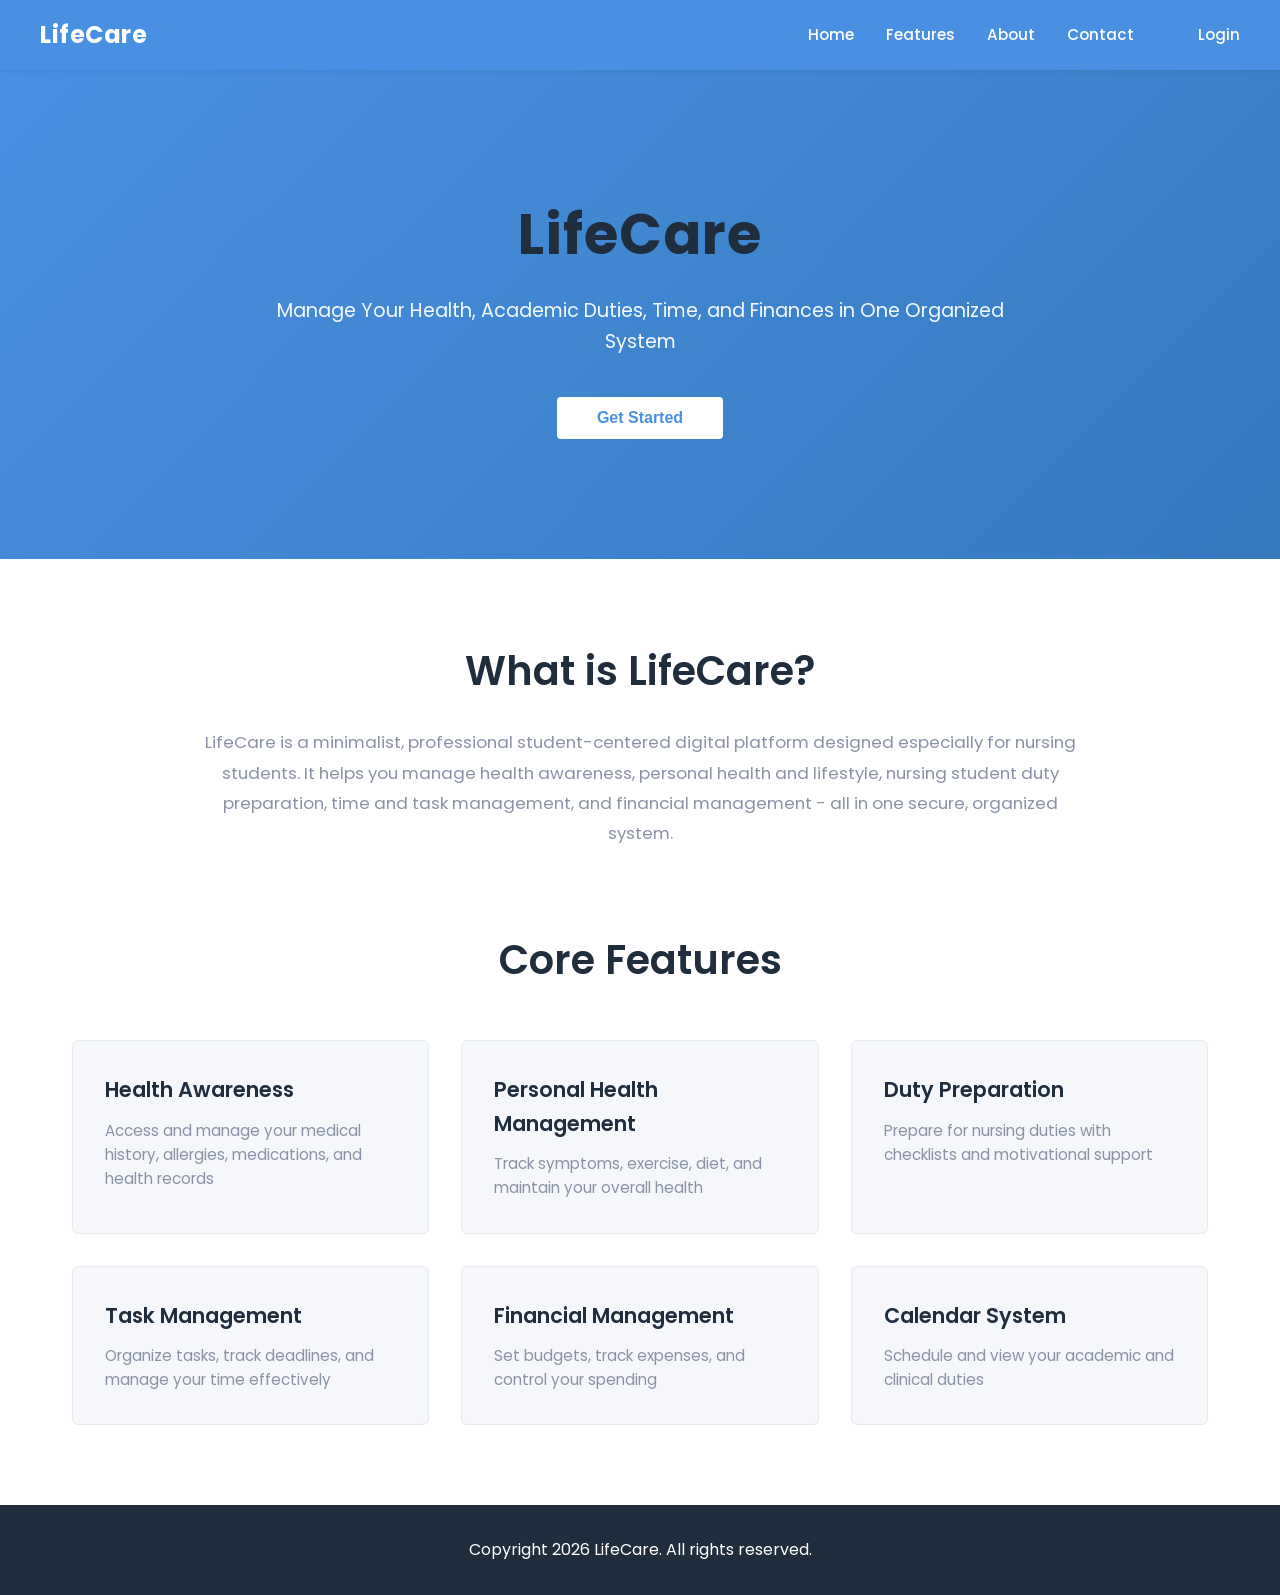
<file: index.html>
<!DOCTYPE html>
<html lang="en">
<head>
    <meta charset="UTF-8">
    <meta name="viewport" content="width=device-width, initial-scale=1.0">
    <title>LifeCare - Student Health & Academic Management</title>
    <link rel="stylesheet" href="css/style.css">
    <link href="https://fonts.googleapis.com/css2?family=Poppins:wght@300;400;500;600;700&display=swap" rel="stylesheet">
</head>
<body>
    <nav class="navbar">
        <div class="navbar-container">
            <div class="logo">LifeCare</div>
            <div class="nav-links">
                <a href="index.html">Home</a>
                <a href="pages/features.html">Features</a>
                <a href="pages/about.html">About</a>
                <a href="pages/contact.html">Contact</a>
                <span id="user-info"></span>
                <button id="logout-btn" class="logout-btn" onclick="logout()" style="display: none;">Logout</button>
                <a href="pages/login.html" id="login-link">Login</a>
            </div>
        </div>
    </nav>

    <section class="hero">
        <div class="hero-content">
            <h1>LifeCare</h1>
            <p>Manage Your Health, Academic Duties, Time, and Finances in One Organized System</p>
            <button class="btn-primary" onclick="window.location.href='pages/login.html'">Get Started</button>
        </div>
    </section>

    <section class="intro-section">
        <h2>What is LifeCare?</h2>
        <p>LifeCare is a minimalist, professional student-centered digital platform designed especially for nursing students. It helps you manage health awareness, personal health and lifestyle, nursing student duty preparation, time and task management, and financial management - all in one secure, organized system.</p>
    </section>

    <section class="features-grid-intro">
        <h2>Core Features</h2>
        <div class="features-grid">
            <div class="feature-card">
                <h3>Health Awareness</h3>
                <p>Access and manage your medical history, allergies, medications, and health records</p>
            </div>
            <div class="feature-card">
                <h3>Personal Health Management</h3>
                <p>Track symptoms, exercise, diet, and maintain your overall health</p>
            </div>
            <div class="feature-card">
                <h3>Duty Preparation</h3>
                <p>Prepare for nursing duties with checklists and motivational support</p>
            </div>
            <div class="feature-card">
                <h3>Task Management</h3>
                <p>Organize tasks, track deadlines, and manage your time effectively</p>
            </div>
            <div class="feature-card">
                <h3>Financial Management</h3>
                <p>Set budgets, track expenses, and control your spending</p>
            </div>
            <div class="feature-card">
                <h3>Calendar System</h3>
                <p>Schedule and view your academic and clinical duties</p>
            </div>
        </div>
    </section>

    <footer class="footer">
        <p>Copyright 2026 LifeCare. All rights reserved.</p>
    </footer>

    <script src="js/auth.js"></script>
    <script src="js/main.js"></script>
</body>
</html>
</file>
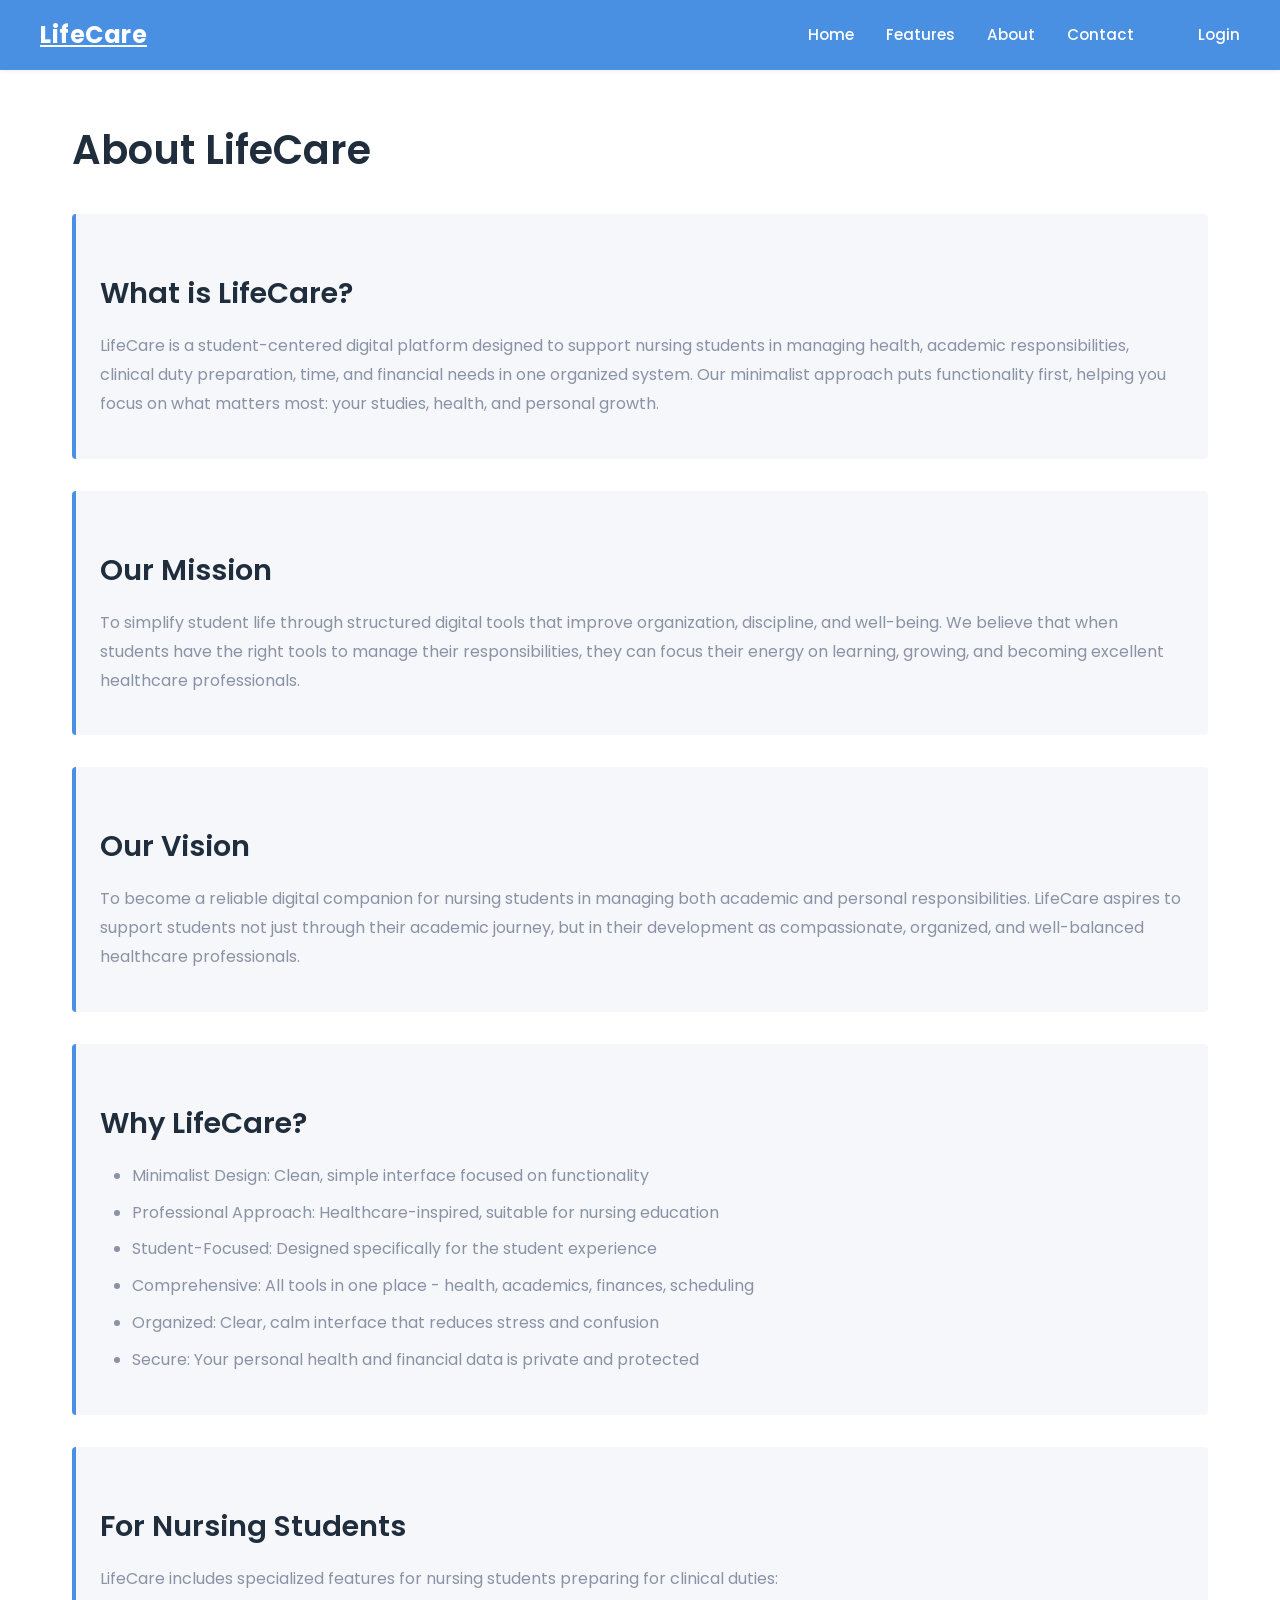
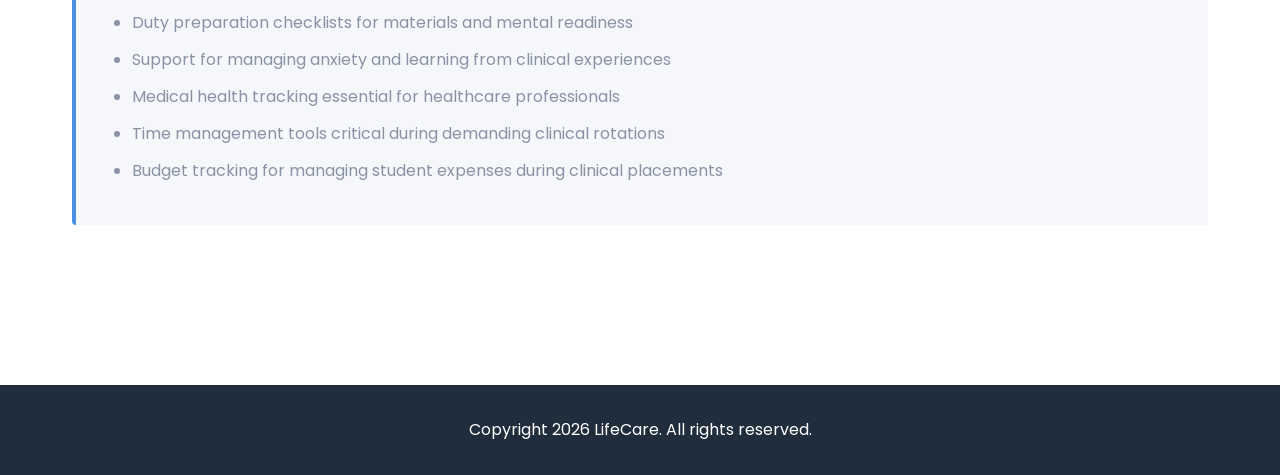
<file: pages/about.html>
<!DOCTYPE html>
<html lang="en">
<head>
    <meta charset="UTF-8">
    <meta name="viewport" content="width=device-width, initial-scale=1.0">
    <title>About - LifeCare</title>
    <link rel="stylesheet" href="../css/style.css">
    <link href="https://fonts.googleapis.com/css2?family=Poppins:wght@300;400;500;600;700&display=swap" rel="stylesheet">
</head>
<body>
    <nav class="navbar">
        <div class="navbar-container">
            <a href="../index.html" class="logo">LifeCare</a>
            <div class="nav-links">
                <a href="../index.html">Home</a>
                <a href="features.html">Features</a>
                <a href="about.html">About</a>
                <a href="contact.html">Contact</a>
                <span id="user-info"></span>
                <button id="logout-btn" class="logout-btn" onclick="logout()" style="display: none;">Logout</button>
                <a href="login.html" id="login-link">Login</a>
            </div>
        </div>
    </nav>

    <div class="pages-content">
        <h1>About LifeCare</h1>

        <div class="info-box">
            <h2>What is LifeCare?</h2>
            <p>LifeCare is a student-centered digital platform designed to support nursing students in managing health, academic responsibilities, clinical duty preparation, time, and financial needs in one organized system. Our minimalist approach puts functionality first, helping you focus on what matters most: your studies, health, and personal growth.</p>
        </div>

        <div class="info-box">
            <h2>Our Mission</h2>
            <p>To simplify student life through structured digital tools that improve organization, discipline, and well-being. We believe that when students have the right tools to manage their responsibilities, they can focus their energy on learning, growing, and becoming excellent healthcare professionals.</p>
        </div>

        <div class="info-box">
            <h2>Our Vision</h2>
            <p>To become a reliable digital companion for nursing students in managing both academic and personal responsibilities. LifeCare aspires to support students not just through their academic journey, but in their development as compassionate, organized, and well-balanced healthcare professionals.</p>
        </div>

        <div class="info-box">
            <h2>Why LifeCare?</h2>
            <ul>
                <li>Minimalist Design: Clean, simple interface focused on functionality</li>
                <li>Professional Approach: Healthcare-inspired, suitable for nursing education</li>
                <li>Student-Focused: Designed specifically for the student experience</li>
                <li>Comprehensive: All tools in one place - health, academics, finances, scheduling</li>
                <li>Organized: Clear, calm interface that reduces stress and confusion</li>
                <li>Secure: Your personal health and financial data is private and protected</li>
            </ul>
        </div>

        <div class="info-box">
            <h2>For Nursing Students</h2>
            <p>LifeCare includes specialized features for nursing students preparing for clinical duties:</p>
            <ul>
                <li>Duty preparation checklists for materials and mental readiness</li>
                <li>Support for managing anxiety and learning from clinical experiences</li>
                <li>Medical health tracking essential for healthcare professionals</li>
                <li>Time management tools critical during demanding clinical rotations</li>
                <li>Budget tracking for managing student expenses during clinical placements</li>
            </ul>
        </div>
    </div>

    <footer class="footer">
        <p>Copyright 2026 LifeCare. All rights reserved.</p>
    </footer>

    <script src="../js/auth.js"></script>
    <script src="../js/main.js"></script>
</body>
</html>
</file>
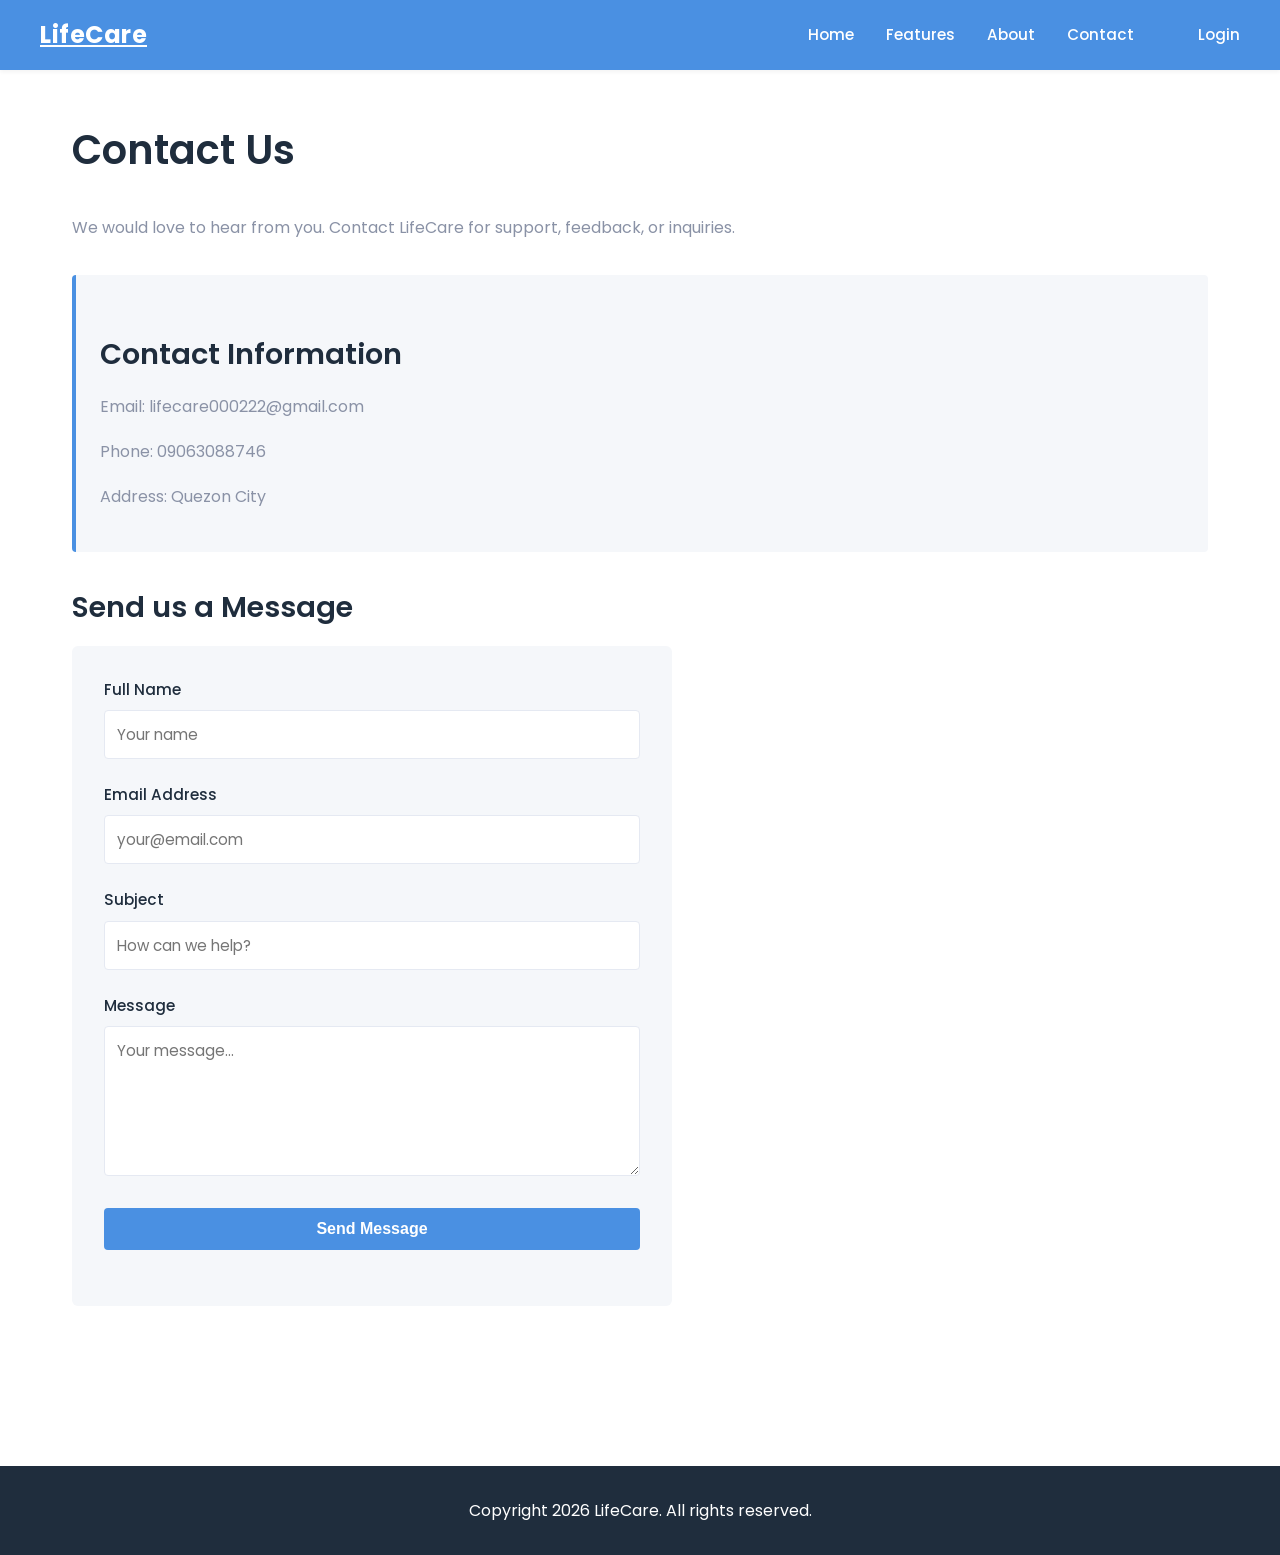
<file: pages/contact.html>
<!DOCTYPE html>
<html lang="en">
<head>
    <meta charset="UTF-8">
    <meta name="viewport" content="width=device-width, initial-scale=1.0">
    <title>Contact - LifeCare</title>
    <link rel="stylesheet" href="../css/style.css">
    <link href="https://fonts.googleapis.com/css2?family=Poppins:wght@300;400;500;600;700&display=swap" rel="stylesheet">
</head>
<body>
    <nav class="navbar">
        <div class="navbar-container">
            <a href="../index.html" class="logo">LifeCare</a>
            <div class="nav-links">
                <a href="../index.html">Home</a>
                <a href="features.html">Features</a>
                <a href="about.html">About</a>
                <a href="contact.html">Contact</a>
                <span id="user-info"></span>
                <button id="logout-btn" class="logout-btn" onclick="logout()" style="display: none;">Logout</button>
                <a href="login.html" id="login-link">Login</a>
            </div>
        </div>
    </nav>

    <div class="pages-content">
        <h1>Contact Us</h1>
        <p>We would love to hear from you. Contact LifeCare for support, feedback, or inquiries.</p>

        <div class="info-box">
            <h2>Contact Information</h2>
            <p>Email: lifecare000222@gmail.com</p>
            <p>Phone: 09063088746</p>
            <p>Address: Quezon City</p>
        </div>

        <h2>Send us a Message</h2>
        <form class="contact-form" onsubmit="submitContactForm(event)">
            <div class="form-group">
                <label>Full Name</label>
                <input type="text" id="contact-name" placeholder="Your name" required>
            </div>
            <div class="form-group">
                <label>Email Address</label>
                <input type="email" id="contact-email" placeholder="your@email.com" required>
            </div>
            <div class="form-group">
                <label>Subject</label>
                <input type="text" id="contact-subject" placeholder="How can we help?" required>
            </div>
            <div class="form-group">
                <label>Message</label>
                <textarea id="contact-message" placeholder="Your message..." required style="min-height: 150px;"></textarea>
            </div>
            <div class="form-group">
                <button type="submit" class="btn-primary">Send Message</button>
            </div>
        </form>
    </div>

    <footer class="footer">
        <p>Copyright 2026 LifeCare. All rights reserved.</p>
    </footer>

    <script src="../js/auth.js"></script>
    <script src="../js/main.js"></script>
    <script>
        function submitContactForm(event) {
            event.preventDefault();
            alert('Thank you for your message. We will get back to you soon.');
            document.querySelector('.contact-form').reset();
        }
    </script>
</body>
</html>
</file>
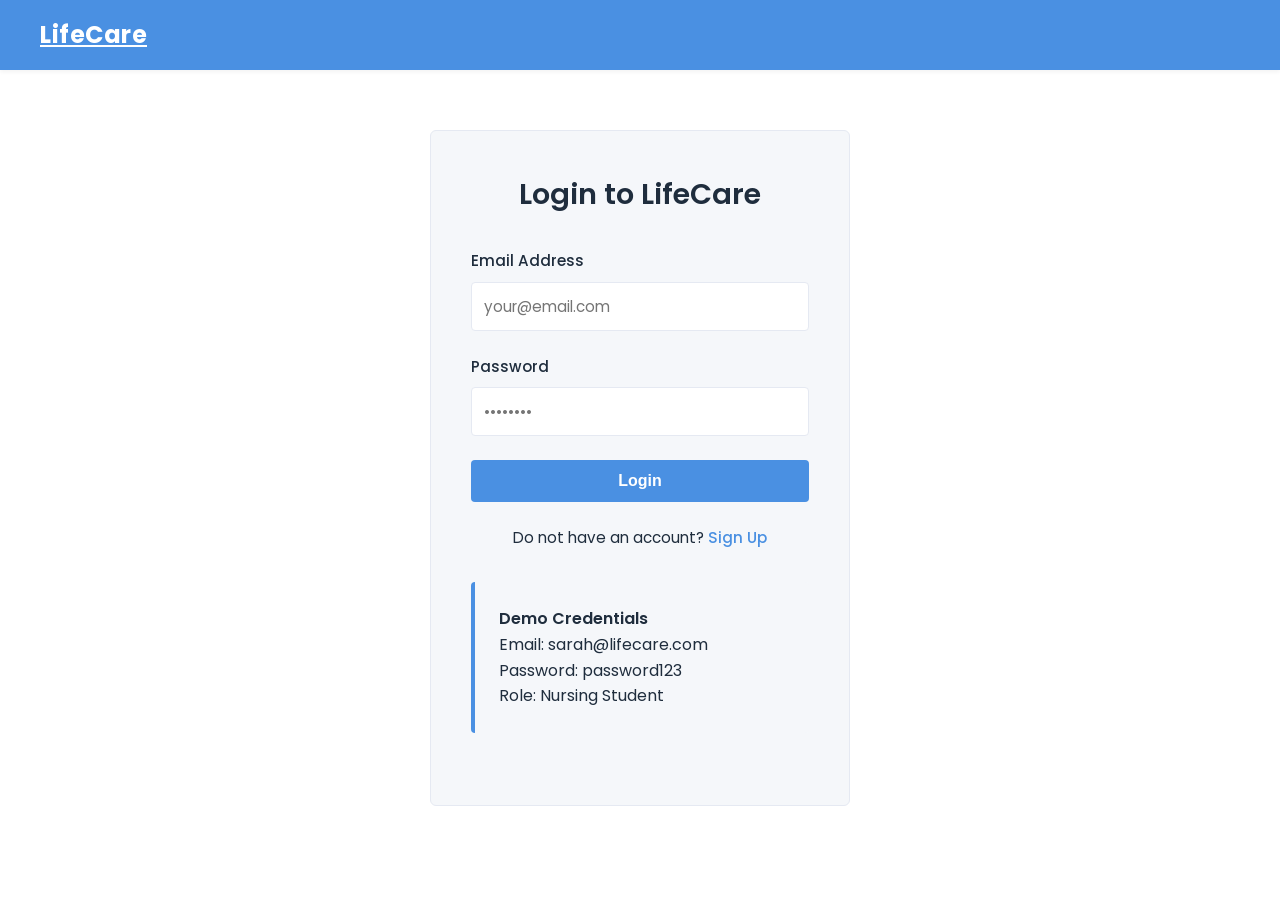
<file: pages/dashboard.html>
<!DOCTYPE html>
<html lang="en">
<head>
    <meta charset="UTF-8">
    <meta name="viewport" content="width=device-width, initial-scale=1.0">
    <title>Dashboard - LifeCare</title>
    <link rel="stylesheet" href="../css/style.css">
    <link href="https://fonts.googleapis.com/css2?family=Poppins:wght@300;400;500;600;700&display=swap" rel="stylesheet">
</head>
<body>
    <nav class="navbar">
        <div class="navbar-container">
            <div class="logo">LifeCare Dashboard</div>
            <div class="nav-links">
                <a href="../index.html">Home</a>
                <span id="user-display"></span>
                <button class="logout-btn" onclick="logout()">Logout</button>
            </div>
        </div>
    </nav>

    <div class="dashboard-container">
        <div class="sidebar">
            <div class="sidebar-item active" id="dashboard-link" onclick="showSection('dashboard'); setActiveSidebar('dashboard-link');">Dashboard</div>
            <div class="sidebar-item" id="health-link" onclick="showSection('health'); setActiveSidebar('health-link');">Health</div>
            <div class="sidebar-item" id="tasks-link" onclick="showSection('tasks'); setActiveSidebar('tasks-link');">Tasks</div>
            <div class="sidebar-item" id="expenses-link" onclick="showSection('expenses'); setActiveSidebar('expenses-link');">Expenses</div>
            <div class="sidebar-item" id="duties-link" onclick="showSection('duties'); setActiveSidebar('duties-link');">Duty Checklist</div>
            <div class="sidebar-item" id="calendar-link" onclick="showSection('calendar'); setActiveSidebar('calendar-link');">Calendar</div>
            <div class="sidebar-item" id="profile-link" onclick="showSection('profile'); setActiveSidebar('profile-link');">Profile</div>
        </div>

        <div class="main-content">
            <div class="section" id="dashboard">
                <h2>Dashboard Overview</h2>
                <div id="overview-content"></div>
            </div>

            <div class="section hidden" id="health">
                <h2>Health Awareness & Medical Access</h2>
                <div class="widget" id="health-content"></div>
            </div>

            <div class="section hidden" id="tasks">
                <h2>Task Management</h2>
                <div class="widget" id="tasks-content"></div>
            </div>

            <div class="section hidden" id="expenses">
                <h2>Financial Management</h2>
                <div class="widget" id="expenses-content"></div>
            </div>

            <div class="section hidden" id="duties">
                <h2>Nursing Student Duty Preparation</h2>
                <div class="widget" id="duties-content"></div>
            </div>

            <div class="section hidden" id="calendar">
                <h2>Calendar & Schedule</h2>
                <div class="widget" id="calendar-content"></div>
            </div>

            <div class="section hidden" id="profile">
                <h2>Profile</h2>
                <div class="widget" id="profile-content"></div>
            </div>
        </div>
    </div>

    <script src="../js/auth.js"></script>
    <script src="../js/dashboard.js"></script>
</body>
</html>
</file>
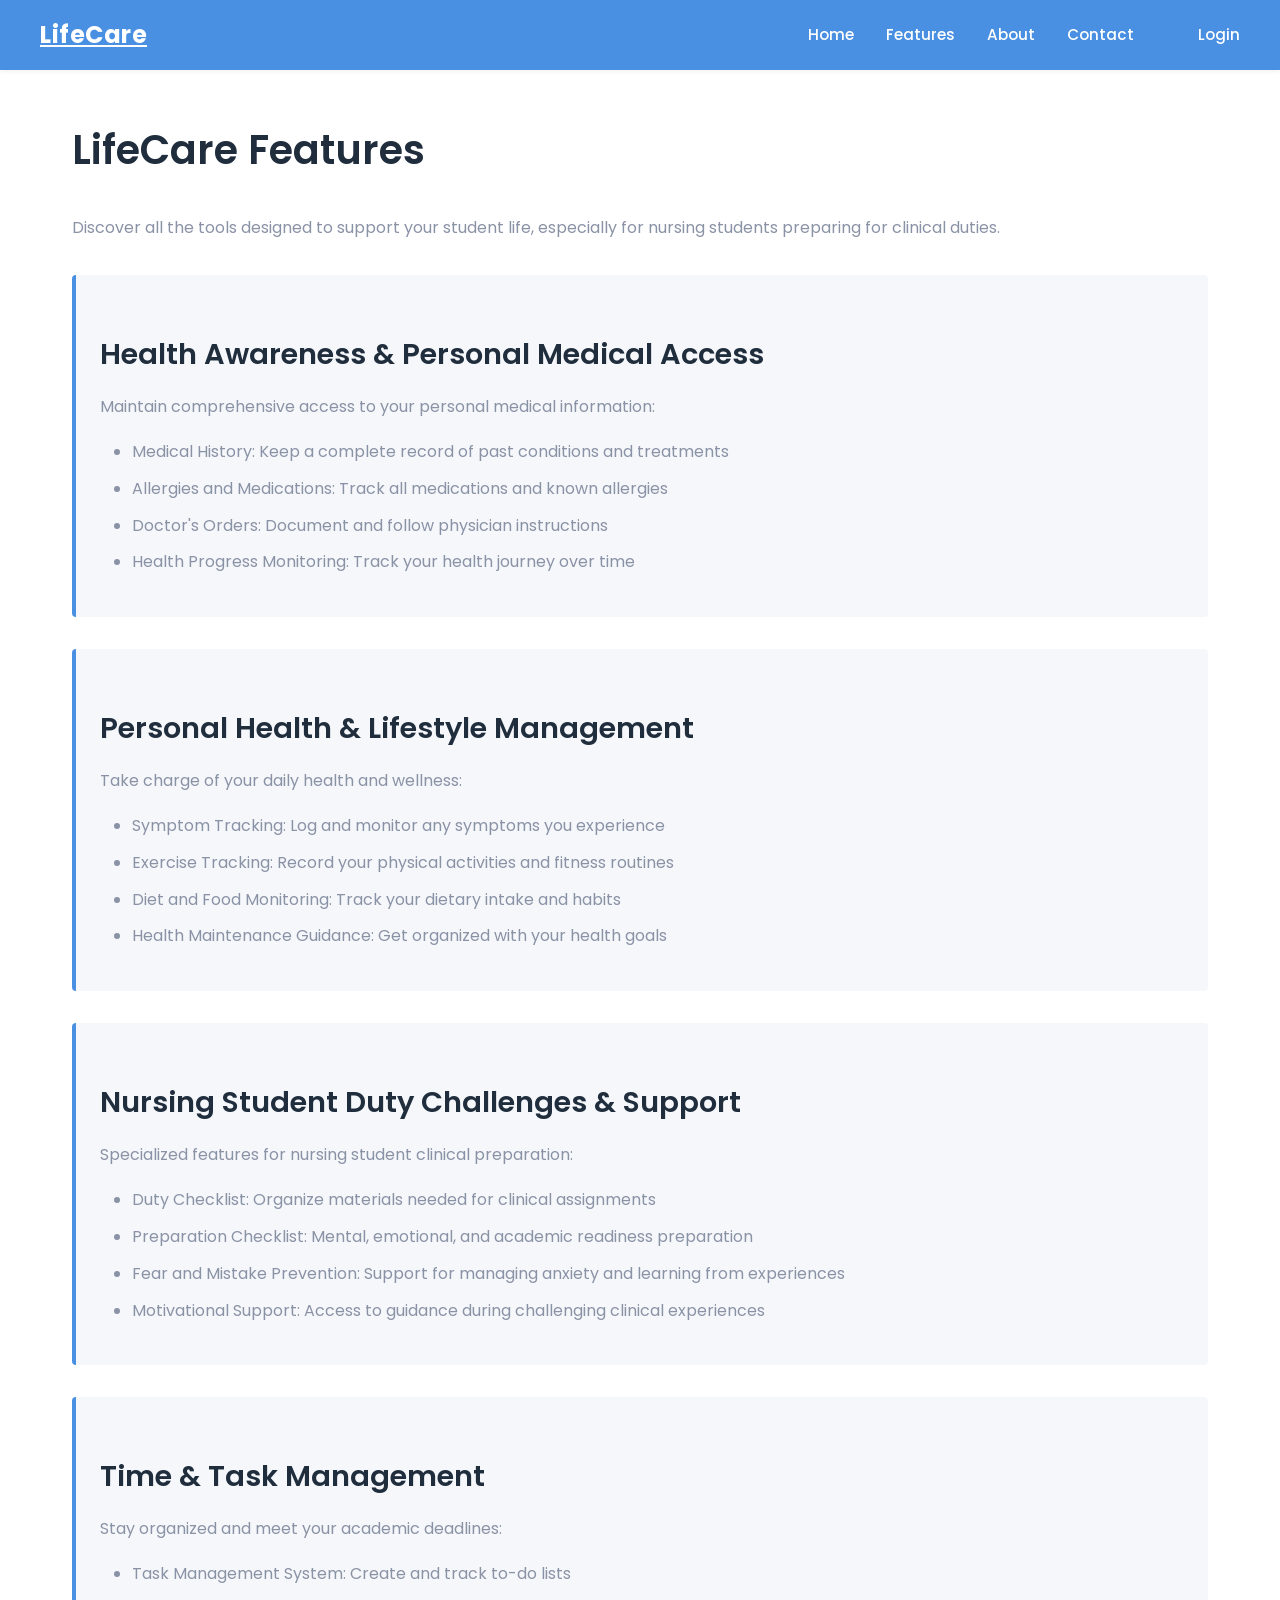
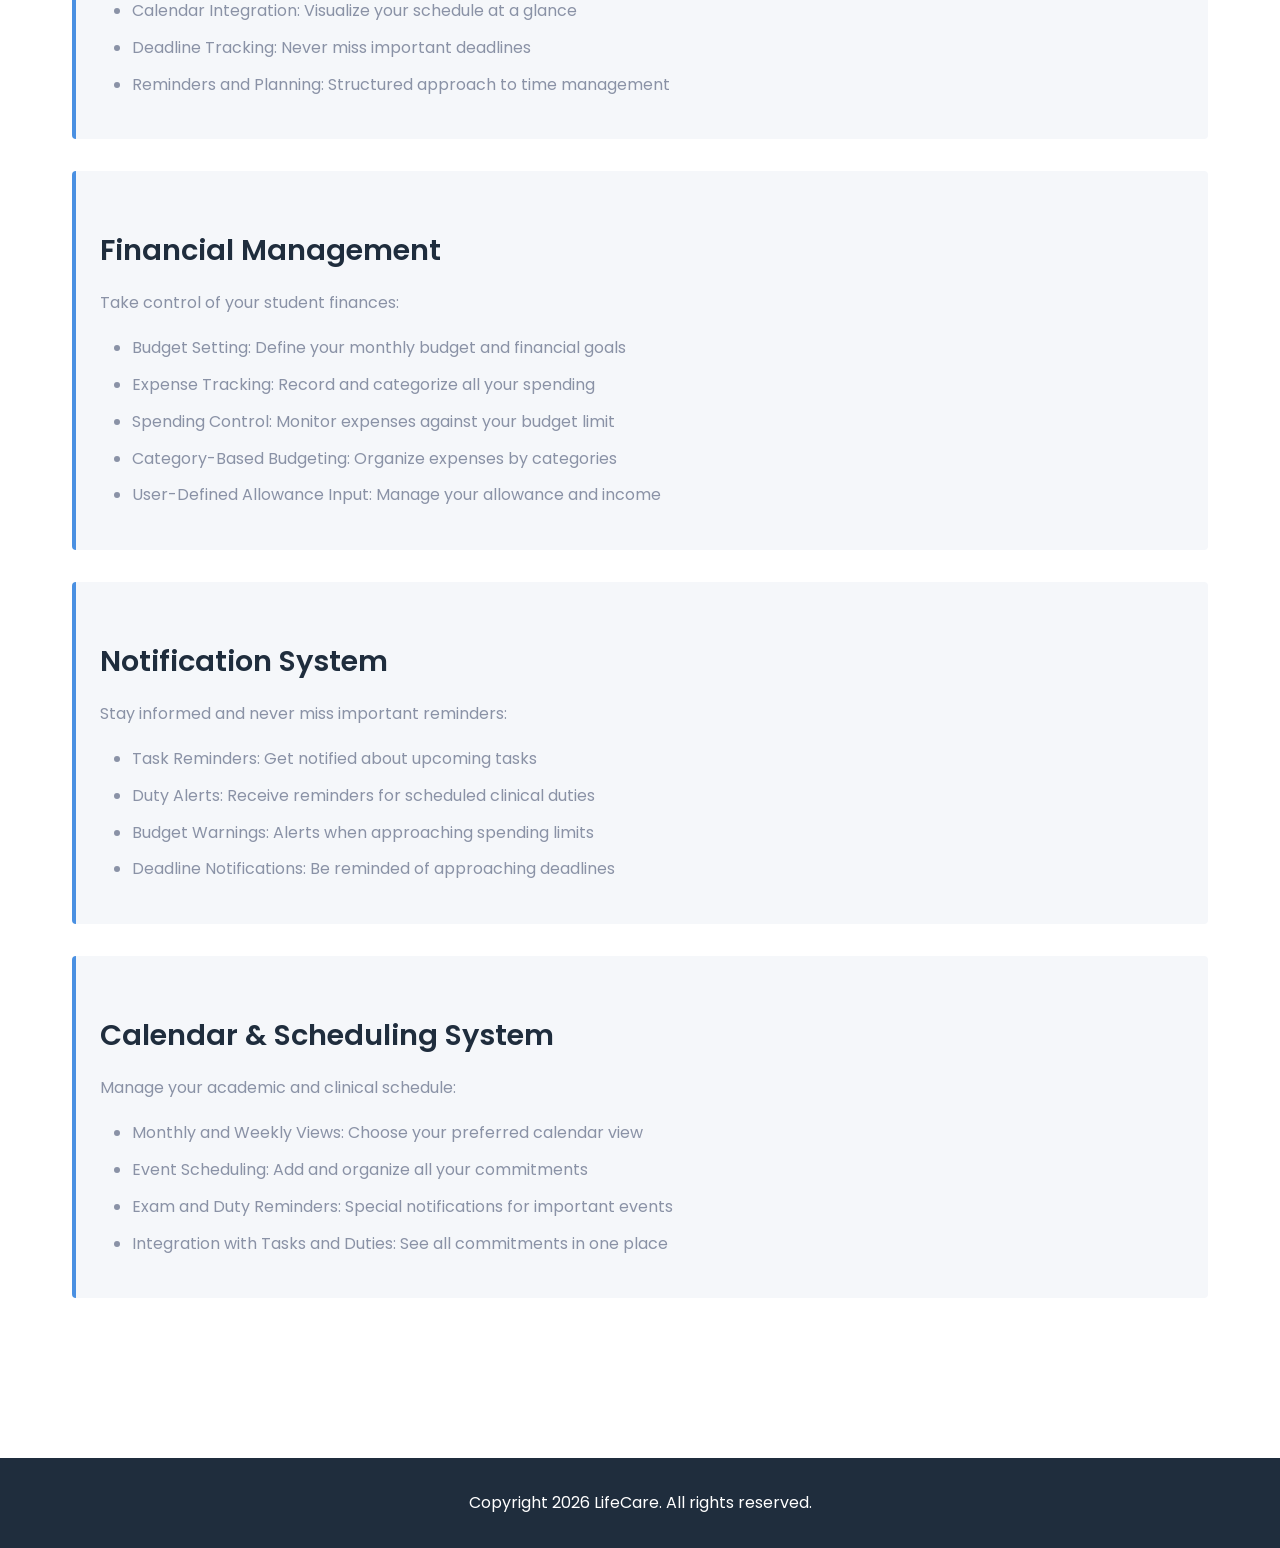
<file: pages/features.html>
<!DOCTYPE html>
<html lang="en">
<head>
    <meta charset="UTF-8">
    <meta name="viewport" content="width=device-width, initial-scale=1.0">
    <title>Features - LifeCare</title>
    <link rel="stylesheet" href="../css/style.css">
    <link href="https://fonts.googleapis.com/css2?family=Poppins:wght@300;400;500;600;700&display=swap" rel="stylesheet">
</head>
<body>
    <nav class="navbar">
        <div class="navbar-container">
            <a href="../index.html" class="logo">LifeCare</a>
            <div class="nav-links">
                <a href="../index.html">Home</a>
                <a href="features.html">Features</a>
                <a href="about.html">About</a>
                <a href="contact.html">Contact</a>
                <span id="user-info"></span>
                <button id="logout-btn" class="logout-btn" onclick="logout()" style="display: none;">Logout</button>
                <a href="login.html" id="login-link">Login</a>
            </div>
        </div>
    </nav>

    <div class="pages-content">
        <h1>LifeCare Features</h1>
        <p>Discover all the tools designed to support your student life, especially for nursing students preparing for clinical duties.</p>

        <div class="info-box">
            <h2>Health Awareness & Personal Medical Access</h2>
            <p>Maintain comprehensive access to your personal medical information:</p>
            <ul>
                <li>Medical History: Keep a complete record of past conditions and treatments</li>
                <li>Allergies and Medications: Track all medications and known allergies</li>
                <li>Doctor's Orders: Document and follow physician instructions</li>
                <li>Health Progress Monitoring: Track your health journey over time</li>
            </ul>
        </div>

        <div class="info-box">
            <h2>Personal Health & Lifestyle Management</h2>
            <p>Take charge of your daily health and wellness:</p>
            <ul>
                <li>Symptom Tracking: Log and monitor any symptoms you experience</li>
                <li>Exercise Tracking: Record your physical activities and fitness routines</li>
                <li>Diet and Food Monitoring: Track your dietary intake and habits</li>
                <li>Health Maintenance Guidance: Get organized with your health goals</li>
            </ul>
        </div>

        <div class="info-box">
            <h2>Nursing Student Duty Challenges & Support</h2>
            <p>Specialized features for nursing student clinical preparation:</p>
            <ul>
                <li>Duty Checklist: Organize materials needed for clinical assignments</li>
                <li>Preparation Checklist: Mental, emotional, and academic readiness preparation</li>
                <li>Fear and Mistake Prevention: Support for managing anxiety and learning from experiences</li>
                <li>Motivational Support: Access to guidance during challenging clinical experiences</li>
            </ul>
        </div>

        <div class="info-box">
            <h2>Time & Task Management</h2>
            <p>Stay organized and meet your academic deadlines:</p>
            <ul>
                <li>Task Management System: Create and track to-do lists</li>
                <li>Calendar Integration: Visualize your schedule at a glance</li>
                <li>Deadline Tracking: Never miss important deadlines</li>
                <li>Reminders and Planning: Structured approach to time management</li>
            </ul>
        </div>

        <div class="info-box">
            <h2>Financial Management</h2>
            <p>Take control of your student finances:</p>
            <ul>
                <li>Budget Setting: Define your monthly budget and financial goals</li>
                <li>Expense Tracking: Record and categorize all your spending</li>
                <li>Spending Control: Monitor expenses against your budget limit</li>
                <li>Category-Based Budgeting: Organize expenses by categories</li>
                <li>User-Defined Allowance Input: Manage your allowance and income</li>
            </ul>
        </div>

        <div class="info-box">
            <h2>Notification System</h2>
            <p>Stay informed and never miss important reminders:</p>
            <ul>
                <li>Task Reminders: Get notified about upcoming tasks</li>
                <li>Duty Alerts: Receive reminders for scheduled clinical duties</li>
                <li>Budget Warnings: Alerts when approaching spending limits</li>
                <li>Deadline Notifications: Be reminded of approaching deadlines</li>
            </ul>
        </div>

        <div class="info-box">
            <h2>Calendar & Scheduling System</h2>
            <p>Manage your academic and clinical schedule:</p>
            <ul>
                <li>Monthly and Weekly Views: Choose your preferred calendar view</li>
                <li>Event Scheduling: Add and organize all your commitments</li>
                <li>Exam and Duty Reminders: Special notifications for important events</li>
                <li>Integration with Tasks and Duties: See all commitments in one place</li>
            </ul>
        </div>
    </div>

    <footer class="footer">
        <p>Copyright 2026 LifeCare. All rights reserved.</p>
    </footer>

    <script src="../js/auth.js"></script>
    <script src="../js/main.js"></script>
</body>
</html>
</file>
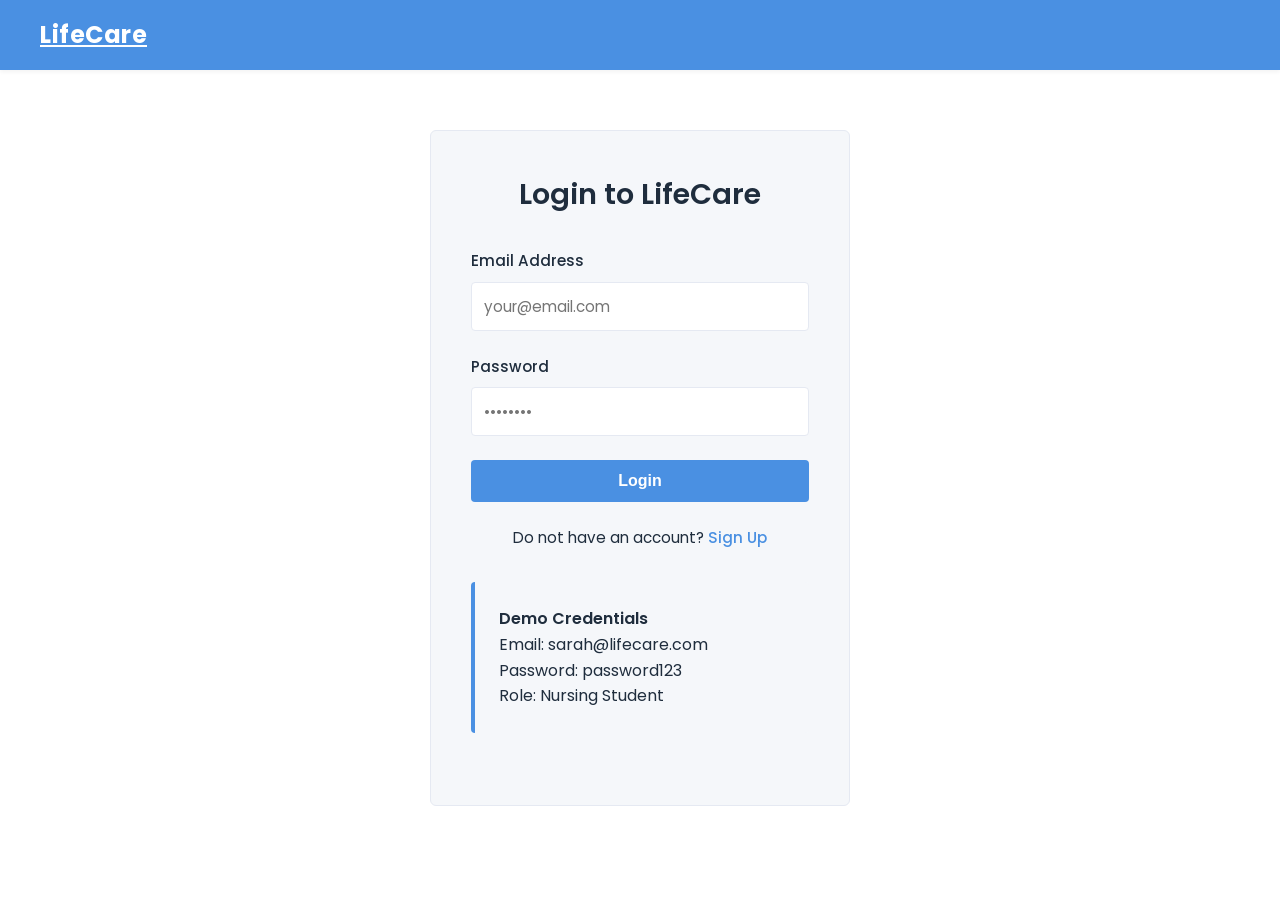
<file: pages/login.html>
<!DOCTYPE html>
<html lang="en">
<head>
    <meta charset="UTF-8">
    <meta name="viewport" content="width=device-width, initial-scale=1.0">
    <title>Login - LifeCare</title>
    <link rel="stylesheet" href="../css/style.css">
    <link href="https://fonts.googleapis.com/css2?family=Poppins:wght@300;400;500;600;700&display=swap" rel="stylesheet">
</head>
<body>
    <nav class="navbar">
        <div class="navbar-container">
            <a href="../index.html" class="logo">LifeCare</a>
        </div>
    </nav>

    <div class="auth-container">
        <div id="login-form">
            <h2>Login to LifeCare</h2>
            <div class="form-group">
                <label>Email Address</label>
                <input type="email" id="login-email" placeholder="your@email.com">
            </div>
            <div class="form-group">
                <label>Password</label>
                <input type="password" id="login-password" placeholder="••••••••">
            </div>
            <div class="form-group">
                <button onclick="login()">Login</button>
            </div>
            <div class="auth-toggle">
                Do not have an account? <a onclick="toggleAuth()">Sign Up</a>
            </div>
            <div class="info-box" style="margin-top: 2rem;">
                <h4>Demo Credentials</h4>
                <p>Email: sarah@lifecare.com</p>
                <p>Password: password123</p>
                <p>Role: Nursing Student</p>
            </div>
        </div>

        <div id="signup-form" class="hidden">
            <h2>Create Account</h2>
            <div class="form-group">
                <label>Full Name</label>
                <input type="text" id="signup-name" placeholder="Your full name">
            </div>
            <div class="form-group">
                <label>Email Address</label>
                <input type="email" id="signup-email" placeholder="your@email.com">
            </div>
            <div class="form-group">
                <label>Password</label>
                <input type="password" id="signup-password" placeholder="••••••••">
            </div>
            <div class="form-group">
                <label>Role</label>
                <select id="signup-role">
                    <option value="">Select your role</option>
                    <option value="Student">Student</option>
                    <option value="Nursing Student">Nursing Student</option>
                    <option value="Teacher">Teacher</option>
                </select>
            </div>
            <div class="form-group">
                <button onclick="signup()">Create Account</button>
            </div>
            <div class="auth-toggle">
                Already have an account? <a onclick="toggleAuth()">Login</a>
            </div>
        </div>
    </div>

    <script src="../js/auth.js"></script>
</body>
</html>
</file>
<file: css/style.css>
:root {
    --primary-blue: #4A90E2;
    --background-white: #FFFFFF;
    --card-light-gray: #F5F7FA;
    --text-dark-navy: #1F2D3D;
    --text-light-gray: #8A92A6;
    --border-color: #E5E9F2;
}

* {
    margin: 0;
    padding: 0;
    box-sizing: border-box;
}

html, body {
    font-family: 'Poppins', sans-serif;
    background-color: var(--background-white);
    color: var(--text-dark-navy);
    line-height: 1.6;
}

h1, h2, h3, h4, h5, h6 {
    font-weight: 600;
    color: var(--text-dark-navy);
}

p, span, div {
    font-weight: 400;
}

.navbar {
    background-color: var(--primary-blue);
    padding: 1rem 2rem;
    position: sticky;
    top: 0;
    z-index: 100;
    box-shadow: 0 2px 4px rgba(0, 0, 0, 0.05);
}

.navbar-container {
    max-width: 1200px;
    margin: 0 auto;
    display: flex;
    justify-content: space-between;
    align-items: center;
}

.logo {
    font-size: 1.5rem;
    font-weight: 700;
    color: var(--background-white);
    letter-spacing: 0.5px;
}

.nav-links {
    display: flex;
    gap: 2rem;
    align-items: center;
}

.nav-links a {
    color: var(--background-white);
    text-decoration: none;
    font-weight: 500;
    font-size: 0.95rem;
    transition: opacity 0.3s ease;
}

.nav-links a:hover {
    opacity: 0.8;
}

#user-info {
    color: var(--background-white);
    font-weight: 500;
    font-size: 0.95rem;
}

.logout-btn {
    background-color: rgba(255, 255, 255, 0.2);
    color: var(--background-white);
    border: 1px solid var(--background-white);
    padding: 0.5rem 1rem;
    border-radius: 4px;
    cursor: pointer;
    font-weight: 500;
    font-size: 0.95rem;
    transition: all 0.3s ease;
}

.logout-btn:hover {
    background-color: rgba(255, 255, 255, 0.3);
}

.hero {
    background: linear-gradient(135deg, var(--primary-blue) 0%, #357ABD 100%);
    color: var(--background-white);
    padding: 120px 2rem;
    text-align: center;
}

.hero-content h1 {
    font-size: 3.5rem;
    margin-bottom: 1rem;
    font-weight: 700;
    letter-spacing: 1px;
}

.hero-content p {
    font-size: 1.2rem;
    margin-bottom: 2.5rem;
    opacity: 0.95;
    font-weight: 400;
    max-width: 800px;
    margin-left: auto;
    margin-right: auto;
}

.btn-primary {
    background-color: var(--background-white);
    color: var(--primary-blue);
    padding: 12px 40px;
    border: none;
    border-radius: 4px;
    font-size: 1rem;
    font-weight: 600;
    cursor: pointer;
    transition: all 0.3s ease;
}

.btn-primary:hover {
    transform: translateY(-2px);
    box-shadow: 0 4px 12px rgba(0, 0, 0, 0.15);
}

.intro-section {
    max-width: 1200px;
    margin: 80px auto;
    padding: 0 2rem;
    text-align: center;
}

.intro-section h2 {
    font-size: 2.5rem;
    margin-bottom: 1.5rem;
}

.intro-section p {
    font-size: 1.05rem;
    color: var(--text-light-gray);
    line-height: 1.8;
    max-width: 900px;
    margin-left: auto;
    margin-right: auto;
}

.features-grid-intro {
    max-width: 1200px;
    margin: 80px auto;
    padding: 0 2rem;
}

.features-grid-intro h2 {
    font-size: 2.5rem;
    margin-bottom: 3rem;
    text-align: center;
}

.features-grid {
    display: grid;
    grid-template-columns: repeat(auto-fit, minmax(300px, 1fr));
    gap: 2rem;
}

.feature-card {
    background-color: var(--card-light-gray);
    padding: 2rem;
    border-radius: 6px;
    border: 1px solid var(--border-color);
    transition: all 0.3s ease;
}

.feature-card:hover {
    transform: translateY(-4px);
    box-shadow: 0 4px 12px rgba(0, 0, 0, 0.08);
    border-color: var(--primary-blue);
}

.feature-card h3 {
    font-size: 1.3rem;
    margin-bottom: 0.75rem;
    color: var(--text-dark-navy);
}

.feature-card p {
    color: var(--text-light-gray);
    font-size: 0.95rem;
    line-height: 1.6;
}

.footer {
    background-color: var(--text-dark-navy);
    color: var(--background-white);
    text-align: center;
    padding: 2rem;
    margin-top: 80px;
}

.footer p {
    font-weight: 400;
}

.auth-container {
    max-width: 420px;
    margin: 60px auto;
    padding: 2.5rem;
    background-color: var(--card-light-gray);
    border-radius: 6px;
    border: 1px solid var(--border-color);
}

.auth-container h2 {
    text-align: center;
    margin-bottom: 2rem;
    font-size: 1.8rem;
}

.form-group {
    margin-bottom: 1.5rem;
}

.form-group label {
    display: block;
    margin-bottom: 0.5rem;
    font-weight: 500;
    font-size: 0.95rem;
    color: var(--text-dark-navy);
}

.form-group input,
.form-group select,
.form-group textarea {
    width: 100%;
    padding: 0.75rem;
    border: 1px solid var(--border-color);
    border-radius: 4px;
    font-family: 'Poppins', sans-serif;
    font-size: 0.95rem;
    color: var(--text-dark-navy);
    transition: border-color 0.3s ease;
}

.form-group input:focus,
.form-group select:focus,
.form-group textarea:focus {
    outline: none;
    border-color: var(--primary-blue);
    box-shadow: 0 0 0 3px rgba(74, 144, 226, 0.1);
}

.form-group button {
    width: 100%;
    padding: 0.75rem;
    background-color: var(--primary-blue);
    color: var(--background-white);
    border: none;
    border-radius: 4px;
    font-size: 1rem;
    font-weight: 600;
    cursor: pointer;
    transition: all 0.3s ease;
}

.form-group button:hover {
    background-color: #357ABD;
    transform: translateY(-2px);
}

.auth-toggle {
    text-align: center;
    margin-top: 1.5rem;
    font-size: 0.95rem;
}

.auth-toggle a {
    color: var(--primary-blue);
    text-decoration: none;
    font-weight: 500;
    cursor: pointer;
}

.auth-toggle a:hover {
    text-decoration: underline;
}

.hidden {
    display: none !important;
}

.dashboard-container {
    display: flex;
    min-height: calc(100vh - 70px);
}

.sidebar {
    width: 250px;
    background-color: var(--card-light-gray);
    border-right: 1px solid var(--border-color);
    padding: 2rem 0;
    position: fixed;
    height: calc(100vh - 70px);
    overflow-y: auto;
}

.sidebar-item {
    padding: 1rem 1.5rem;
    cursor: pointer;
    color: var(--text-dark-navy);
    font-weight: 500;
    transition: all 0.3s ease;
    border-left: 4px solid transparent;
}

.sidebar-item:hover {
    background-color: rgba(74, 144, 226, 0.05);
    border-left-color: var(--primary-blue);
}

.sidebar-item.active {
    background-color: rgba(74, 144, 226, 0.1);
    color: var(--primary-blue);
    border-left-color: var(--primary-blue);
}

.main-content {
    margin-left: 250px;
    flex: 1;
    padding: 2rem;
    background-color: var(--background-white);
    overflow-y: auto;
}

.main-content h2 {
    margin-bottom: 2rem;
    font-size: 2rem;
}

.widget {
    background-color: var(--card-light-gray);
    padding: 1.5rem;
    border-radius: 6px;
    border: 1px solid var(--border-color);
    margin-bottom: 2rem;
}

.widget h3 {
    margin-bottom: 1.5rem;
    font-size: 1.3rem;
}

.overview-grid {
    display: grid;
    grid-template-columns: repeat(auto-fit, minmax(200px, 1fr));
    gap: 1.5rem;
    margin-bottom: 2rem;
}

.overview-card {
    background-color: var(--background-white);
    padding: 1.5rem;
    border-radius: 6px;
    border: 1px solid var(--border-color);
    text-align: center;
}

.overview-card h4 {
    font-size: 0.9rem;
    color: var(--text-light-gray);
    margin-bottom: 0.5rem;
    font-weight: 500;
}

.overview-card .value {
    font-size: 2rem;
    font-weight: 700;
    color: var(--primary-blue);
}

.task-item,
.health-item,
.expense-item,
.duty-item {
    background-color: var(--background-white);
    padding: 1rem;
    border-radius: 4px;
    border: 1px solid var(--border-color);
    margin-bottom: 0.75rem;
    display: flex;
    justify-content: space-between;
    align-items: center;
}

.task-item-info,
.health-item-info,
.expense-item-info,
.duty-item-info {
    flex: 1;
}

.task-name,
.health-label,
.expense-label,
.duty-label {
    font-weight: 500;
    margin-bottom: 0.25rem;
}

.task-meta,
.health-meta,
.expense-meta,
.duty-meta {
    font-size: 0.85rem;
    color: var(--text-light-gray);
}

.btn-delete {
    background-color: #E74C3C;
    color: var(--background-white);
    border: none;
    padding: 0.5rem 1rem;
    border-radius: 4px;
    cursor: pointer;
    font-weight: 500;
    transition: all 0.3s ease;
}

.btn-delete:hover {
    background-color: #C0392B;
}

.btn-secondary {
    background-color: var(--card-light-gray);
    color: var(--text-dark-navy);
    border: 1px solid var(--border-color);
    padding: 0.75rem 1.5rem;
    border-radius: 4px;
    cursor: pointer;
    font-weight: 500;
    transition: all 0.3s ease;
    font-size: 0.95rem;
}

.btn-secondary:hover {
    background-color: #E5E9F2;
    border-color: var(--primary-blue);
}

.profile-section {
    max-width: 600px;
}

.profile-item {
    background-color: var(--background-white);
    padding: 1rem;
    border-radius: 4px;
    border: 1px solid var(--border-color);
    margin-bottom: 1rem;
    display: flex;
    justify-content: space-between;
    align-items: center;
}

.profile-label {
    font-weight: 500;
    color: var(--text-light-gray);
}

.profile-value {
    font-weight: 600;
    color: var(--text-dark-navy);
}

.pages-content {
    max-width: 1200px;
    margin: 0 auto;
    padding: 3rem 2rem;
}

.pages-content h1 {
    font-size: 2.5rem;
    margin-bottom: 2rem;
}

.pages-content h2 {
    font-size: 1.8rem;
    margin-top: 2rem;
    margin-bottom: 1rem;
}

.pages-content p {
    color: var(--text-light-gray);
    line-height: 1.8;
    margin-bottom: 1rem;
}

.pages-content ul {
    margin-left: 2rem;
    margin-bottom: 1rem;
}

.pages-content li {
    color: var(--text-light-gray);
    line-height: 1.8;
    margin-bottom: 0.5rem;
}

.info-box {
    background-color: var(--card-light-gray);
    padding: 1.5rem;
    border-left: 4px solid var(--primary-blue);
    border-radius: 4px;
    margin: 2rem 0;
}

.info-box h3 {
    margin-bottom: 0.5rem;
}

.contact-form {
    max-width: 600px;
    background-color: var(--card-light-gray);
    padding: 2rem;
    border-radius: 6px;
    margin-bottom: 2rem;
}

.success-message {
    background-color: #D5F4E6;
    color: #27AE60;
    padding: 1rem;
    border-radius: 4px;
    margin-bottom: 1rem;
}

.error-message {
    background-color: #FADBD8;
    color: #C0392B;
    padding: 1rem;
    border-radius: 4px;
    margin-bottom: 1rem;
}

@media (max-width: 768px) {
    .dashboard-container {
        flex-direction: column;
    }

    .sidebar {
        width: 100%;
        height: auto;
        position: relative;
        padding: 1rem;
        display: flex;
        gap: 0.5rem;
        overflow-x: auto;
        border-right: none;
        border-bottom: 1px solid var(--border-color);
    }

    .sidebar-item {
        padding: 0.75rem 1rem;
        white-space: nowrap;
    }

    .main-content {
        margin-left: 0;
        padding: 1.5rem;
    }

    .nav-links {
        gap: 1rem;
    }

    .nav-links a {
        font-size: 0.85rem;
    }

    .hero-content h1 {
        font-size: 2rem;
    }

    .hero-content p {
        font-size: 1rem;
    }

    .features-grid {
        grid-template-columns: 1fr;
    }
}
</file>
